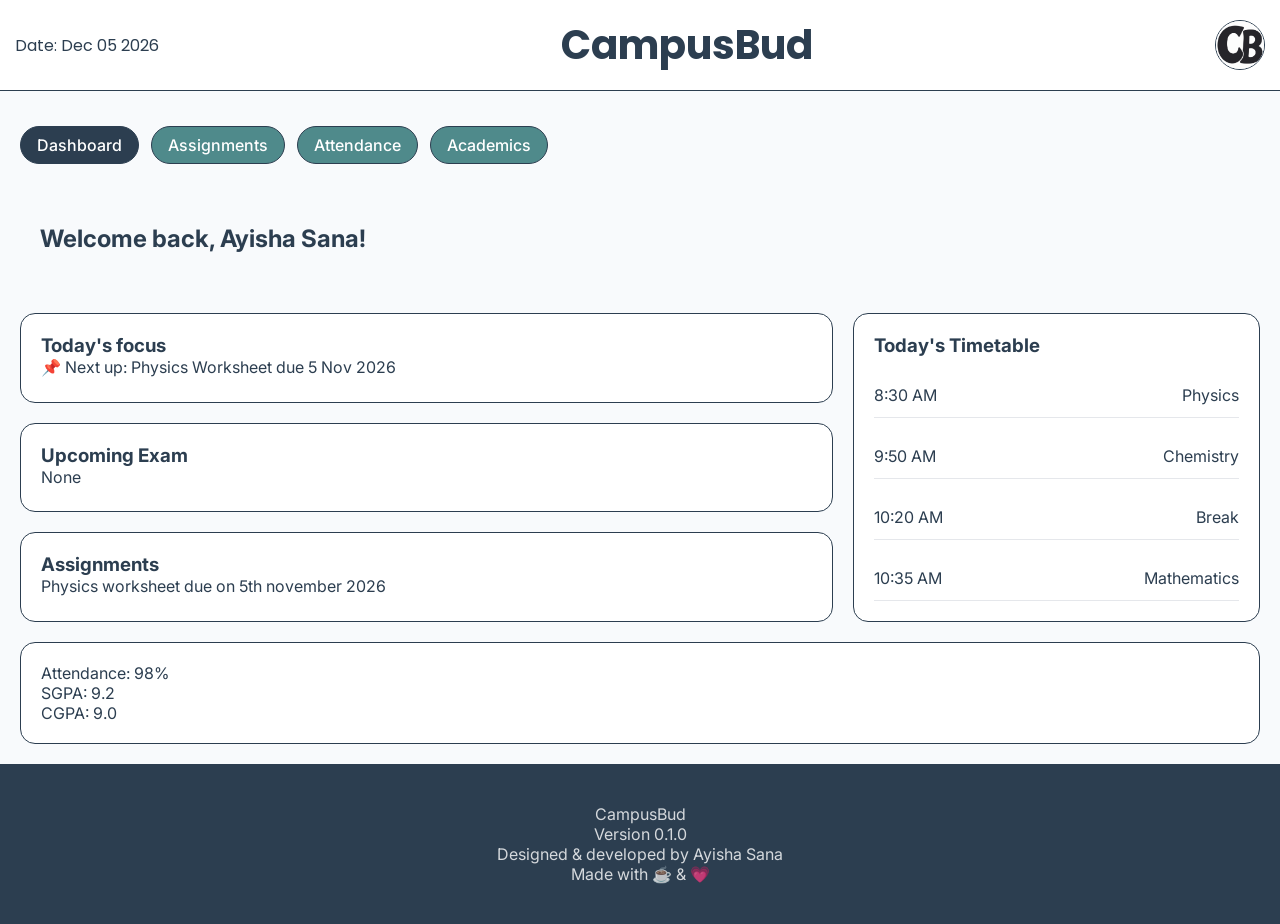
<file: index.html>
<html>
    <head>
        <meta charset="UTF-8">
        <meta name="viewport" content="width=device-width, initial-scale=1.0">
        <title>CampusBud</title>
        <link rel="stylesheet" href="css/styles.css">
    </head>
    <body>
        <header>
            <p id="date" class="date">Date: 5th November 2026</p>            
            <h1 class="app-title">CampusBud</h1>
            <img class="logo"src="assets/logo.png" alt="CampusBuddy logo">            
        </header>
        <nav class='navbar'>
            <a class='nav-link' href="#">Dashboard</a>
            <a href="assignments.html">Assignments</a>
            <a href="attendance.html">Attendance</a>
            <a href="academics.html">Academics</a>
        </nav>        
        <h2 class='greeting'>Welcome back, Ayisha Sana!</h2>
        <div class="cards">
            <section class="card focus">
                <h3>Today's focus</h3>
                <p></p>
            </section>
            <section class="card timetable">
                <h3>Today's Timetable</h3>

                <div class="timetable-item">
                    <span class="time">8:30 AM</span>
                    <span class="subject">Physics</span>
                </div>

                <div class="timetable-item">
                    <span class="time">9:50 AM</span>
                    <span class="subject">Chemistry</span>
                </div>

                <div class="timetable-item">
                    <span class="time">10:20 AM</span>
                    <span class="subject">Break</span>
                </div>

                <div class="timetable-item">
                    <span class="time">10:35 AM</span>
                    <span class="subject">Mathematics</span>
                </div>

            </section>
            <section class="card exam">
                <h3>Upcoming Exam</h3>
                <p>None</p>
            </section>
            <section class="card assignments">
                <h3>Assignments</h3>
                <p>Physics worksheet due on 20th november</p>
            </section>
            <section class="card stats">
                <p>Attendance: 97%</p>
                <p>SGPA: 9.2</p>
                <p>CGPA: 9.0</p>
            </section>
        </div>
        <footer>
            <p>CampusBud</p>
            <p>Version 0.1.0</p>
            <p>Designed & developed by Ayisha Sana</p>
            <p>Made with ☕ & 💗</p>
        </footer>
        <script src="js/script.js"></script>
    </body>
</html>
</file>
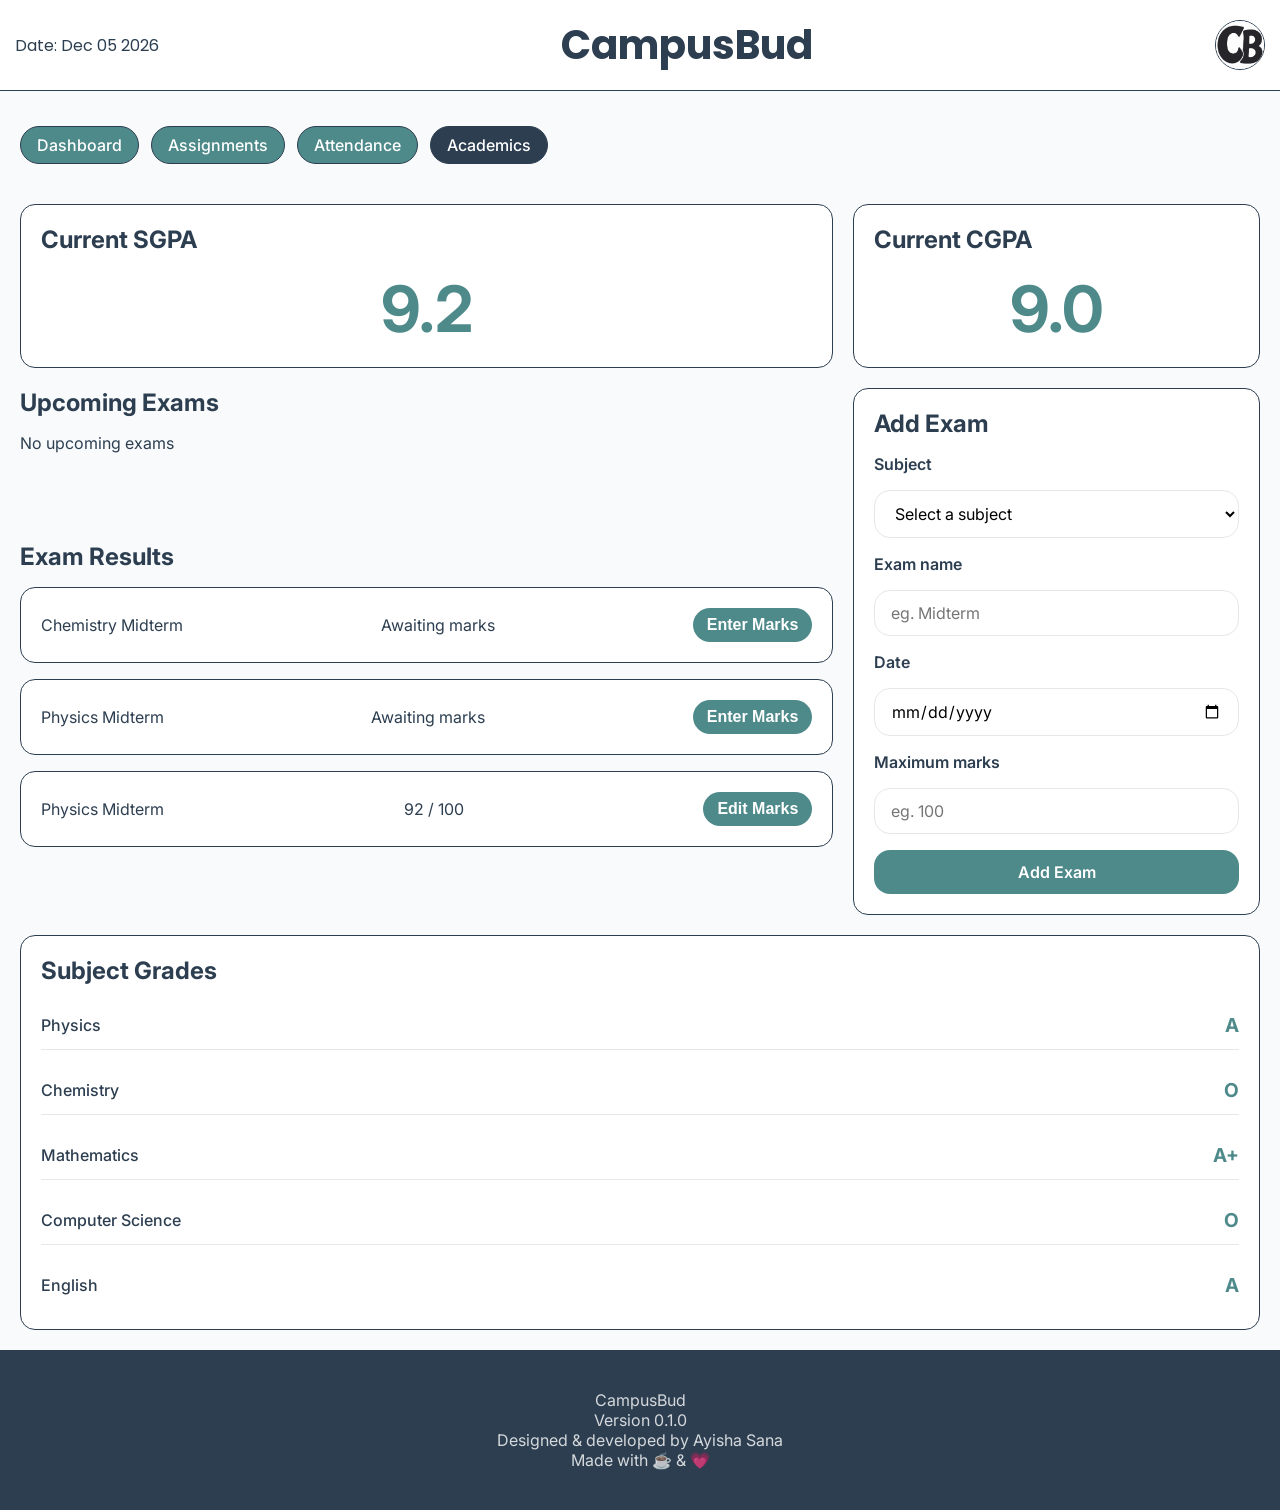
<file: academics.html>
<html>
    <head>
        <meta charset="UTF-8">
        <meta name="viewport" content="width=device-width, initial-scale=1.0">
        <title>CampusBud</title>
        <link rel="stylesheet" href="css/styles.css">
    </head>
    <body>
        <header>
            <p id="date" class="date">Date: 5th November 2026</p>
            <h1 class="app-title">CampusBud</h1>
            <img class="logo"src="assets/logo.png" alt="CampusBuddy logo">
        </header>
        <nav class='navbar'>
            <a href="index.html">Dashboard</a>
            <a href="assignments.html">Assignments</a>
            <a href="attendance.html">Attendance</a>
            <a class='nav-link' href="#">Academics</a>
        </nav>        
       <main class="academics-main">

            <section class="sgpa card">
                <h2>Current SGPA</h2>
                <span>9.2</span>
            </section>

            <section class="cgpa card">
                <h2>Current CGPA</h2>
                <span>9.0</span>
            </section>

            <section class="add-exam card">
                <h2>Add Exam</h2>
                <form>
                    <label for="subject">Subject</label>
                    <select id="subject" name="subject">
                        <option value="">Select a subject</option>
                        <option value="physics">Physics</option>
                        <option value="chemistry">Chemistry</option>
                        <option value="mathematics">Mathematics</option>
                        <option value="computer-science">Computer Science</option>
                        <option value="english">English</option>
                    </select>
                    <label for="exam-name">Exam name</label>
                    <input id="exam-name" placeholder="eg. Midterm">
                    <label for="date">Date</label>
                    <input id="date" type="date">
                    <label for="maximum-marks">Maximum marks</label>
                    <input id="maximum-marks" placeholder="eg. 100">
                    <button type="submit">Add Exam</button>
                </form>
            </section>

            <section class="upcoming-exams">
                <h2>Upcoming Exams</h2>
                <div class="card">
                    <p>Physics Midterm</p>
                    <p>12 Nov 2026</p>
                </div>
                <div class="card">
                    <p>Chemistry Midterm</p>
                    <p>18 Nov 2026</p>
                </div>
            </section>

            <section class="exam-results">
                <h2>Exam Results</h2>
                <div class="card">
                    <p>Physics Midterm</p>

                    <span>92 / 100</span>

                    <button>Edit Marks</button>
                </div>
            </section>

  
            <section class="subject-grades card">
                <h2>Subject Grades</h2>

                <div class="subject-grade">
                    <span class="grade-subject">Physics</span>
                    <span class="grade-letter">A</span>
                </div>

                <div class="subject-grade">
                    <span class="grade-subject">Chemistry</span>
                    <span class="grade-letter">O</span>
                </div>

                <div class="subject-grade">
                    <span class="grade-subject">Mathematics</span>
                    <span class="grade-letter">A+</span>
                </div>

                <div class="subject-grade">
                    <span class="grade-subject">Computer Science</span>
                    <span class="grade-letter">O</span>
                </div>

                <div class="subject-grade">
                    <span class="grade-subject">English</span>
                    <span class="grade-letter">A</span>
                </div>
            </section>

        </main>
        <footer>
            <p>CampusBud</p>
            <p>Version 0.1.0</p>
            <p>Designed & developed by Ayisha Sana</p>
            <p>Made with ☕ & 💗</p>
        </footer>
        <script src="js/script.js"></script>
    </body>
</html>
</file>
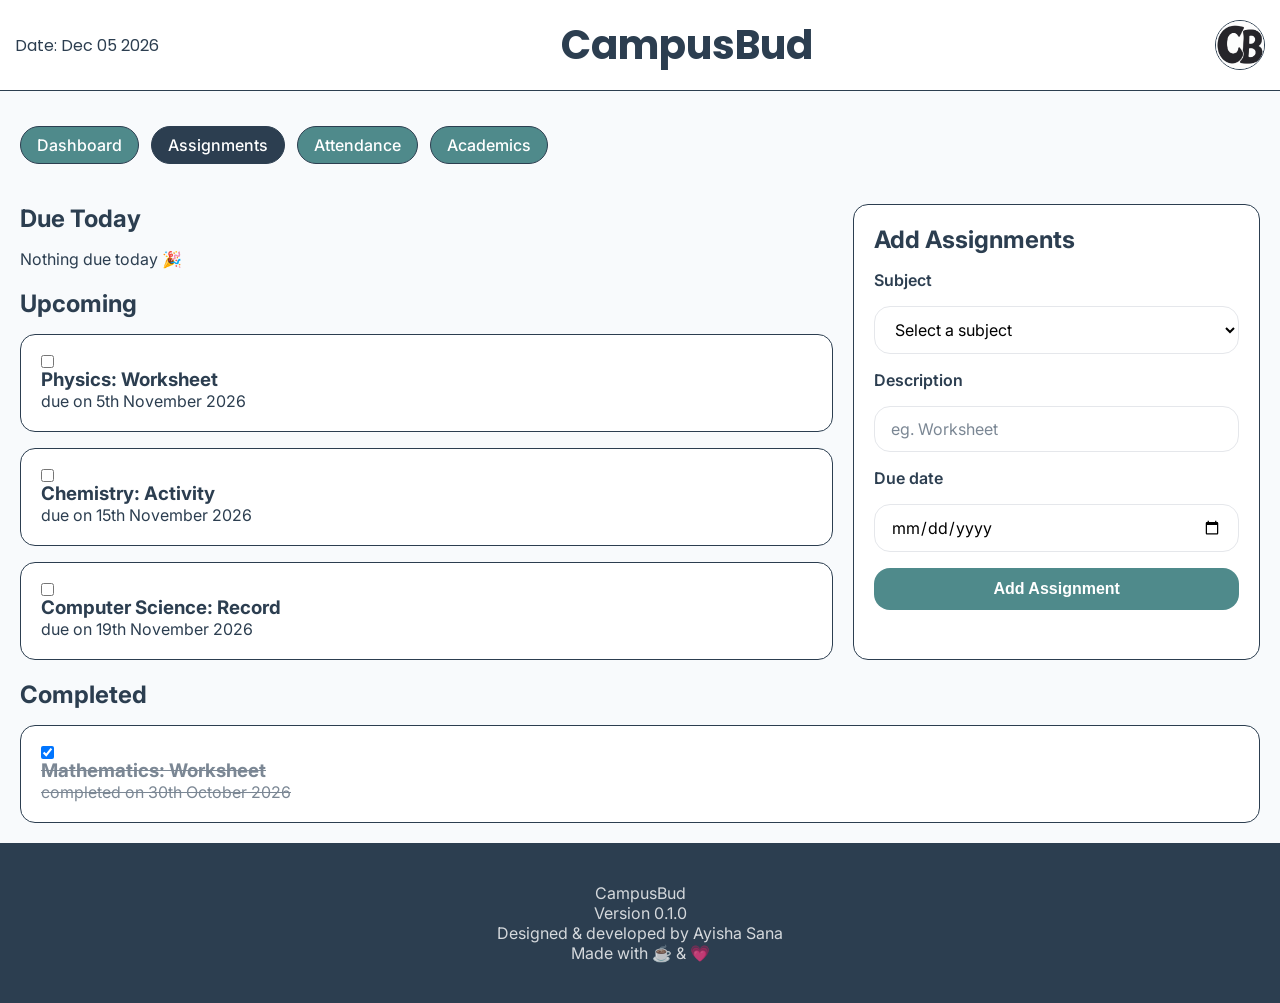
<file: assignments.html>
<html>
    <head>
        <meta charset="UTF-8">
        <meta name="viewport" content="width=device-width, initial-scale=1.0">
        <title>CampusBud</title>
        <link rel="stylesheet" href="css/styles.css">
    </head>
    <body>
        <header>
            <p id="date" class="date">Date: 5th November 2026</p>
            <h1 class="app-title">CampusBud</h1>
            <img class="logo"src="assets/logo.png" alt="CampusBuddy logo">
        </header>
        <nav class='navbar'>
            <a href="index.html">Dashboard</a>
            <a class='nav-link' href="#">Assignments</a>
            <a href="attendance.html">Attendance</a>
            <a href="academics.html">Academics</a>
        </nav>
        <main class="asgm-main">
            <div class="add-asgm card">
                <h2>Add Assignments</h2>
                <form>
                    <label for="subject">Subject</label>
                    <select id="subject" name="subject">
                        <option value="">Select a subject</option>
                        <option value="physics">Physics</option>
                        <option value="chemistry">Chemistry</option>
                        <option value="mathematics">Mathematics</option>
                        <option value="computer-science">Computer Science</option>
                        <option value="english">English</option>
                    </select>
                    <label for="description">Description</label>
                    <input id="description" placeholder="eg. Worksheet">
                    <label for="due-date">Due date</label>
                    <input id="due-date" type="date">
                    <button type="submit">Add Assignment</button>
                </form>
            </div>
            <div class="top-asgm">
                <h2>Due Today</h2>
                <div class="card">
                    <input type="checkbox">
                    <h3>Physics: Worksheet</h3>
                    <p>due on 5th November 2026</p>
                </div>
            </div>
            <div class="asgm">
                <h2>Upcoming</h2>
                <div class="card">
                    <input type="checkbox">
                    <h3>Chemistry: Activity</h3>
                    <p>due on 15th November 2026</p>
                </div>
                <div class="card">
                    <input type="checkbox">
                    <h3>Computer Science: Record</h3>
                    <p>due on 19th November 2026</p>
                </div>
            </div>
            <div class="completed-list">
                <h2>Completed</h2>
                <div class="card completed">
                    <input type="checkbox" checked>
                    <h3>Mathematics: Worksheet</h3>
                    <p>completed on 30th October 2026</p>
                </div>
            </div>
        </main>
        <footer>
            <p>CampusBud</p>
            <p>Version 0.1.0</p>
            <p>Designed & developed by Ayisha Sana</p>
            <p>Made with ☕ & 💗</p>
        </footer>
        <script src="js/script.js"></script>
    </body>
</html>
</file>
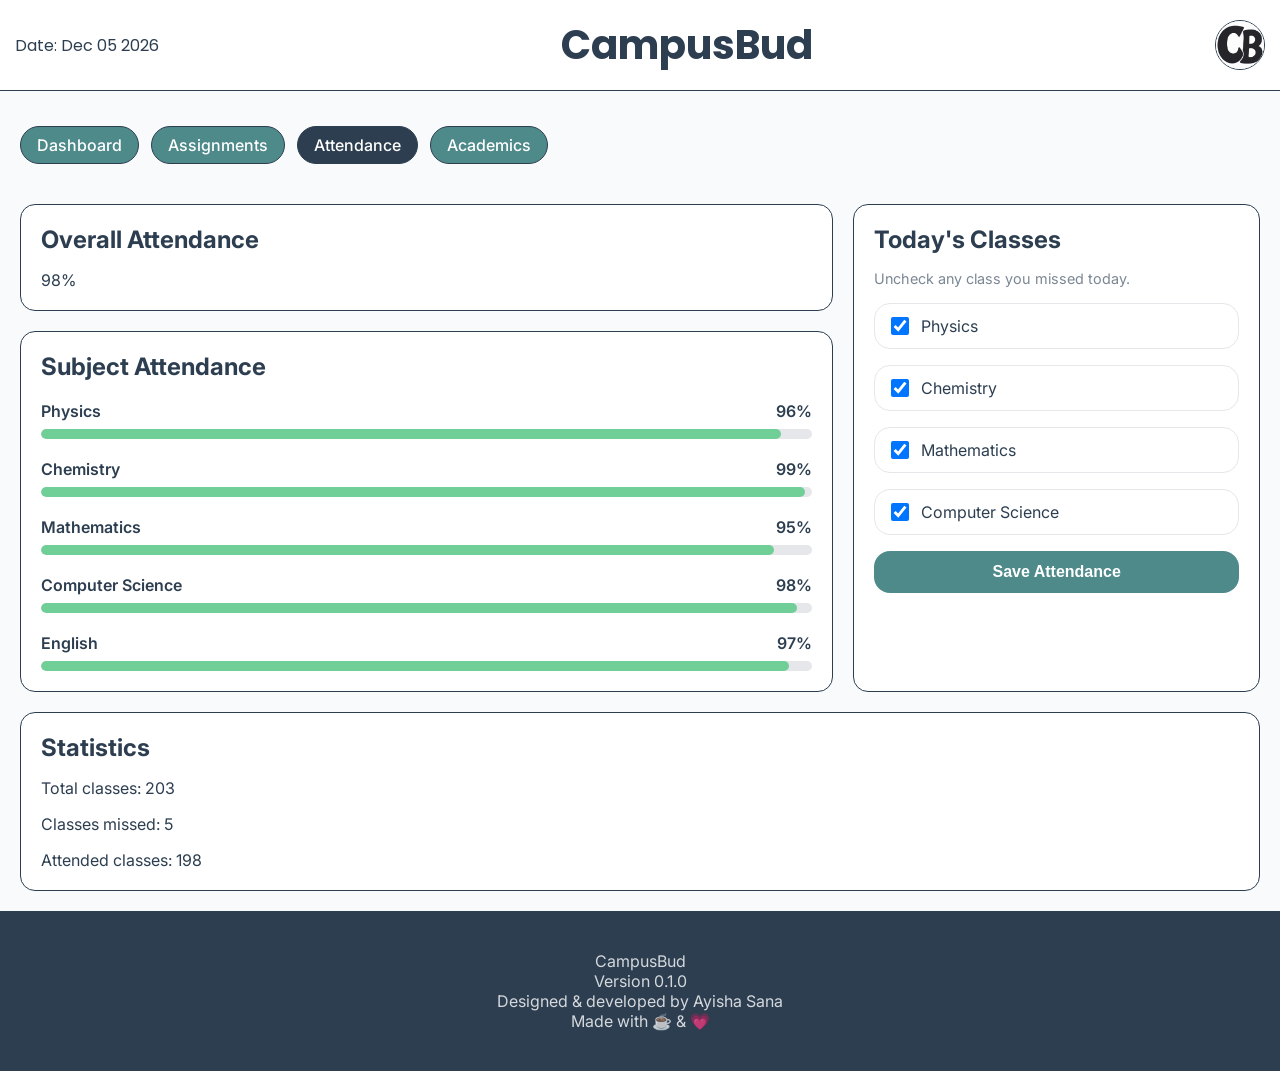
<file: attendance.html>
<html>
    <head>
        <meta charset="UTF-8">
        <meta name="viewport" content="width=device-width, initial-scale=1.0">
        <title>CampusBud</title>
        <link rel="stylesheet" href="css/styles.css">
    </head>
    <body>
        <header>
            <p id="date" class="date">Date: 5th November 2026</p>
            <h1 class="app-title">CampusBud</h1>
            <img class="logo"src="assets/logo.png" alt="CampusBuddy logo">
        </header>
        <nav class='navbar'>
            <a href="index.html">Dashboard</a>
            <a href="assignments.html">Assignments</a>
            <a class='nav-link' href="#">Attendance</a>
            <a href="academics.html">Academics</a>
        </nav>        
       <main class="attendance-main">

            <section class="overall-attendance card">
                <h2>Overall Attendance</h2>
                <p>97%</p>
            </section>

            <section class="subject-attendance card">
                <h2>Subject Attendance</h2>

                <div class="subject">
                    <div class="subject-header">
                        <span>Physics</span>
                        <span>96%</span>
                    </div>

                    <div class="progress">
                        <div class="progress-fill" style="width:96%;"></div>
                    </div>
                </div>

                <div class="subject">
                    <div class="subject-header">
                        <span>Chemistry</span>
                        <span>99%</span>
                    </div>

                    <div class="progress">
                        <div class="progress-fill" style="width:99%;"></div>
                    </div>
                </div>

                <div class="subject">
                    <div class="subject-header">
                        <span>Mathematics</span>
                        <span>95%</span>
                    </div>

                    <div class="progress">
                        <div class="progress-fill" style="width:95%;"></div>
                    </div>
                </div>

                <div class="subject">
                    <div class="subject-header">
                        <span>Computer Science</span>
                        <span>98%</span>
                    </div>

                    <div class="progress">
                        <div class="progress-fill" style="width:98%;"></div>
                    </div>
                </div>

                <div class="subject">
                    <div class="subject-header">
                        <span>English</span>
                        <span>97%</span>
                    </div>

                    <div class="progress">
                        <div class="progress-fill" style="width:97%;"></div>
                    </div>
                </div>

            </section>

            <section class="record-attendance card">
                <h2>Today's Classes</h2>
                <p class="subtitle">Uncheck any class you missed today.</p>
                <form class="attendance-form">
                    <label class="attendance-item">
                        <input type="checkbox" checked>
                        <span>Physics</span>
                    </label>

                    <label class="attendance-item">
                        <input type="checkbox" checked>
                        <span>Chemistry</span>
                    </label>

                    <label class="attendance-item">
                        <input type="checkbox" checked>
                        <span>Mathematics</span>
                    </label>

                    <label class="attendance-item">
                        <input type="checkbox" checked>
                        <span>Computer Science</span>
                    </label>

                    <button type="submit">Save Attendance</button>
                </form>
            </section>

            <section class="attendance-stats card">
                <h2>Statistics</h2>
                <p>Total classes: 203</p>
                <p>Classes missed: 5</p>
                <p>Attended classes: 198</p>
            </section>

        </main>
        <footer>
            <p>CampusBud</p>
            <p>Version 0.1.0</p>
            <p>Designed & developed by Ayisha Sana</p>
            <p>Made with ☕ & 💗</p>
        </footer>
        <script src="js/script.js"></script>
    </body>
</html>
</file>
<file: css/styles.css>
@import url('https://fonts.googleapis.com/css2?family=Inter:wght@400;500;600&family=Poppins:wght@500;600;700&display=swap');
:root {
    --bg: #F8FAFC;
    --surface: #FFFFFF;

    --primary: #4F8A8B;
    --primary-hover: #3F7475;

    --accent: #F4B942;

    --success: #6FCF97;
    --danger: #EB5757;
    --info: #56CCF2;

    --text: #2C3E50;
    --text-light: #7B8794;

    --border: #E5E7EB;

    --radius: 16px;

    --shadow: 0 4px 12px rgba(0,0,0,0.08);
}

* {
    margin: 0;
    padding: 0;
    box-sizing: border-box;
}

body{
    font-family: "Inter", sans-serif;
    background-color: var(--bg);
    color: var(--text);
}

header{
    display: flex;
    justify-content: space-between;
    align-items: center;
    padding: 15px;
    border-bottom: 1px solid var(--text);
    background-color: var(--surface);
    margin-bottom: 15px;
    font-family: 'Poppins';
}


.app-title{
    font-size: 2.5rem;
}

.logo{
    width: 50px;
    border: 1px solid var(--text);
    border-radius: 50%;
}

.cards {
    display: grid;

    grid-template-columns: 2fr 1fr;

    gap: 20px;

    padding: 20px;
}

.focus {
    grid-column: 1;
    grid-row: 1;
}

.exam {
    grid-column: 1;
    grid-row: 2;
}

.assignments {
    grid-column: 1;
    grid-row: 3;
}

.timetable {
    grid-column: 2;
    grid-row: 1 / 4;
}

.stats {
    grid-column: 1 / 3;
}

.card {
    background-color: white;
    border-radius: 15px;
    padding: 20px;
    border: 1px solid var(--text);
}

.greeting{
    padding: 20px;
    margin: 20px;
}

.navbar{
    display:flex;
    gap:12px;
    padding:20px;
}

a {
    display: inline-flex;
    align-items: center;
    justify-content: center;

    padding: 8px 16px;

    background-color: var(--primary);
    color: var(--surface);

    text-decoration: none;

    border: 1px solid var(--text);
    border-radius: 999px;

    font-weight: 500;

    transition: background-color 0.2s ease;
}

a:hover {
    background-color: var(--primary-hover);
}

.nav-link{
    background-color: var(--text);
}

.nav-link:hover{
    background-color: var(--text);
}

.timetable {
    display: flex;
    flex-direction: column;
    gap: 16px;
}

.timetable-item {
    display: flex;
    justify-content: space-between;
    align-items: center;

    padding: 12px 0;

    border-bottom: 1px solid var(--border);
}

footer{
    text-align: center;
    color: rgba(255,255,255,0.8);
    background-color: #2C3E50;
    padding:40px 20px;
}

/* Assignments */


.add-asgm form {
    display: flex;
    flex-direction: column;
    gap: 16px;
}

.add-asgm input,
.add-asgm select {
    width: 100%;
    padding: 12px 16px;

    border: 1px solid var(--border);
    border-radius: var(--radius);

    font-family: inherit;
    font-size: 1rem;

    background-color: var(--surface);

    outline: none;

    transition:
        border-color .2s ease,
        box-shadow .2s ease;
}

.add-asgm input:focus,
.add-asgm select:focus {
    border-color: var(--primary);
    box-shadow: 0 0 0 3px rgba(79,138,139,.2);
}


.add-asgm label {
    font-weight: 600;
    color: var(--text);
}


.add-asgm input::placeholder {
    color: var(--text-light);
}

button {
    padding: 12px;

    background: var(--primary);
    color: white;

    border: none;
    border-radius: var(--radius);

    font-size: 1rem;
    font-weight: 600;

    cursor: pointer;

    transition: background-color 0.2s ease;
}

button:hover {
    background: var(--primary-hover);
}

.asgm-main{
    display: grid;

    grid-template-columns: 2fr 1fr;

    gap: 20px;

    padding: 20px;
}
.top-asgm,
.add-asgm,
.asgm,
.completed-list {
    display: flex;
    flex-direction: column;
    gap: 16px;
}

.top-asgm{
    grid-column: 1;
    grid-row: 1;
}

.add-asgm{
    grid-column: 2;
    grid-row: 1 / 3;
}

.asgm{
    grid-column: 1;
    grid-row: 2;
}

.completed-list{
    grid-column: 1 / 3;
    grid-row: 3;
}

.completed{
    text-decoration:line-through;
    color: var(--text-light);
}

/*Attendance*/

.attendance-main{
    display: grid;

    grid-template-columns: 2fr 1fr;

    gap: 20px;

    padding: 20px;
}

.overall-attendance, .subject-attendance,
.record-attendance, .attendance-stats{
    display: flex;
    flex-direction: column;
    gap: 16px;
}

.overall-attendance{
    grid-column: 1;
    grid-row: 1;
}

.record-attendance{
    grid-column: 2;
    grid-row: 1 / 3;
}

.subject-attendance{
    grid-column: 1;
    grid-row: 2;
}

.attendance-stats{
    grid-column: 1 / 3;
    grid-row: 3;
}

.subject-attendance {
    display: flex;
    flex-direction: column;
    gap: 20px;
}

.subject {
    display: flex;
    flex-direction: column;
    gap: 8px;
}

.subject-header {
    display: flex;
    justify-content: space-between;
    align-items: center;

    font-weight: 600;
}

.progress {
    width: 100%;
    height: 10px;

    background-color: var(--border);
    border-radius: 999px;

    overflow: hidden;
}

.progress-fill {
    height: 100%;

    background-color: var(--success);

    border-radius: inherit;
}

.record-attendance form{
    display: flex;
    flex-direction: column;
}

.subtitle {
    color: var(--text-light);
    font-size: 0.9rem;
}

.attendance-form {
    display: flex;
    flex-direction: column;
    gap: 16px;
}

.attendance-item {
    display: flex;
    align-items: center;
    gap: 12px;

    padding: 12px 16px;

    border: 1px solid var(--border);
    border-radius: var(--radius);

    background-color: var(--surface);

    cursor: pointer;
}

.attendance-item:hover {
    background-color: var(--bg);
}

.attendance-item input[type="checkbox"] {
    width: 18px;
    height: 18px;
}

/*Academics*/

.academics-main{
    display:grid;
    grid-template-columns:2fr 1fr;
    gap:20px;
    padding:20px;
}

/* Layout */

.sgpa{
    grid-column:1;
    grid-row:1;
}

.cgpa{
    grid-column:2;
    grid-row:1;
}

.upcoming-exams{
    grid-column:1;
    grid-row:2;
}

.add-exam{
    grid-column:2;
    grid-row:2 / 4;
}

.exam-results{
    grid-column:1;
    grid-row:3;
}

.subject-grades{
    grid-column:1 / 3;
    grid-row:4;
}

/* Shared Layout */

.sgpa,
.cgpa,
.upcoming-exams,
.add-exam,
.exam-results,
.subject-grades{
    display:flex;
    flex-direction:column;
    gap:16px;
}

/* SGPA & CGPA */

.sgpa span,
.cgpa span{
    font-size:4rem;
    font-weight:700;
    color:var(--primary);
    text-align:center;
}

/* Add Exam */

.add-exam form{
    display:flex;
    flex-direction:column;
    gap:16px;
}

.add-exam label{
    font-weight:600;
}

.add-exam input,
.add-exam select{
    width:100%;
    padding:12px 16px;

    border:1px solid var(--border);
    border-radius:var(--radius);

    font:inherit;

    background:var(--surface);

    outline:none;

    transition:.2s;
}

.add-exam input:focus,
.add-exam select:focus{
    border-color:var(--primary);

    box-shadow:0 0 0 3px rgba(79,138,139,.2);
}

.add-exam button{
    padding:12px;

    border:none;
    border-radius:var(--radius);

    background:var(--primary);
    color:white;

    font:inherit;
    font-weight:600;

    cursor:pointer;

    transition:background .2s;
}

.add-exam button:hover{
    background:var(--primary-hover);
}

/* Upcoming Exams */

.upcoming-exams .card{
    display:flex;
    justify-content:space-between;
    align-items:center;
}

/* Exam Results */

.exam-results .card{
    display:flex;
    justify-content:space-between;
    align-items:center;
}

.exam-results button{
    padding:8px 14px;

    border:none;
    border-radius:999px;

    background:var(--primary);
    color:white;

    cursor:pointer;

    transition:background .2s;
}

.exam-results button:hover{
    background:var(--primary-hover);
}

/* Subject Grades */

.subject-grade{
    display:flex;
    justify-content:space-between;
    align-items:center;

    padding:12px 0;

    border-bottom:1px solid var(--border);
}

.subject-grade:last-child{
    border-bottom:none;
}

.grade-subject{
    font-weight:500;
}

.grade-letter{
    font-weight:700;
    font-size:1.2rem;
    color:var(--primary);
}
/* Mobile view*/
@media (max-width: 768px) {
    .cards{
        display: flex;
        flex-direction: column;
    }

    header{
    display:flex;
    flex-direction: column;
    justify-content:space-between;
    align-items:center;
    }

    .date{
        align-self:flex-start;
        order:1;
    }

    .app-title{
        order:3;
    }

    .logo{
        order:2;
    }
    
    .navbar{

        display:grid;

        grid-template-columns:1fr 1fr;

        gap:12px;
    }

    .navbar a {
    width: 100%;
    text-align: center;
    }

    /*Assignments*/

    .asgm-main{
        display: flex;
        flex-direction: column;
        gap: 16px;
    }

    /*Attendance*/
    
    .attendance-main{
        display: flex;
        flex-direction: column;
        gap: 16px;
    }

    /*Academics*/

    .academics-main{
        display:flex;
        flex-direction:column;
        gap:16px;
    }
}
</file>
